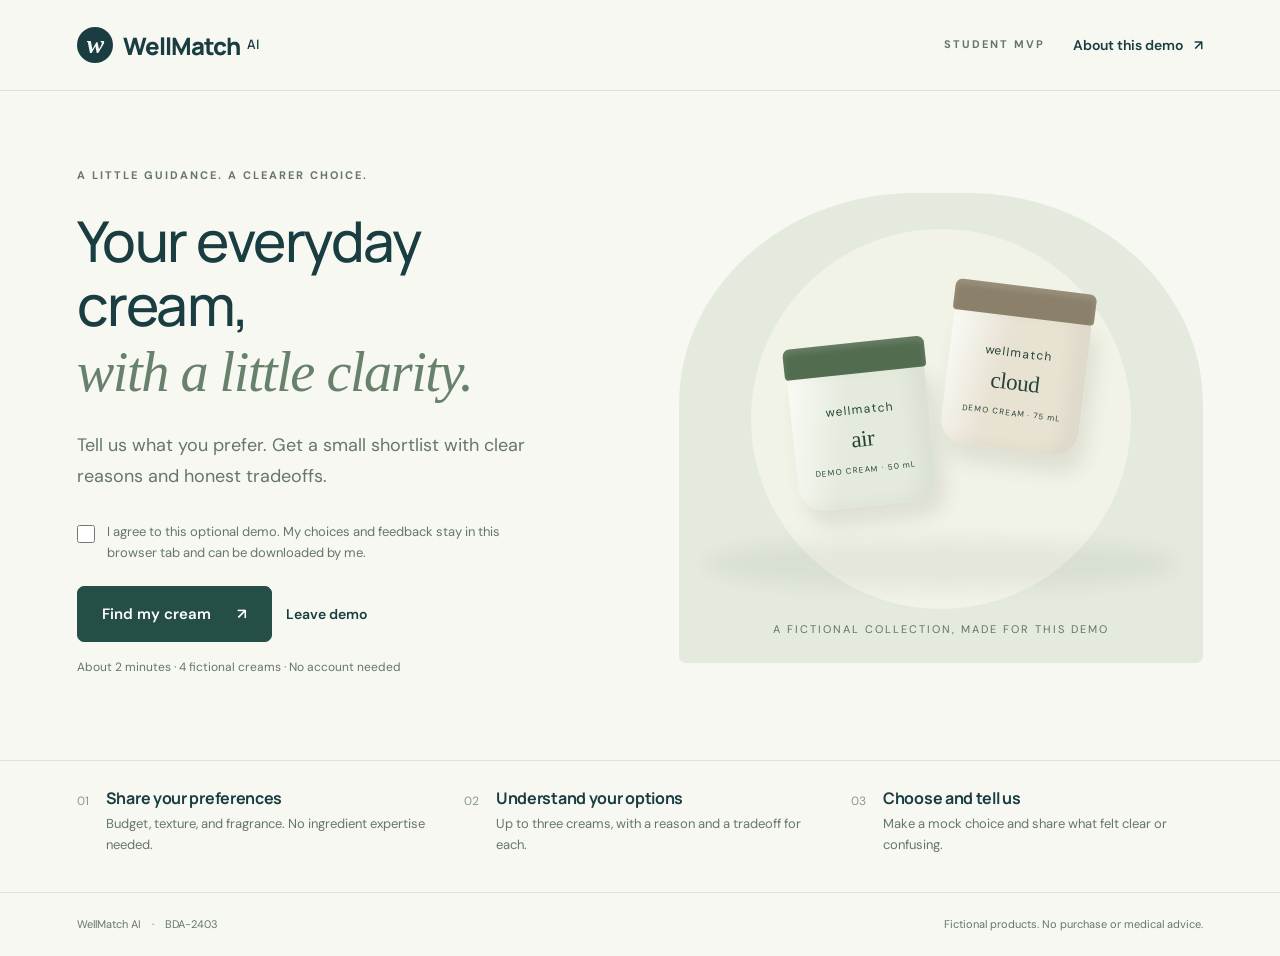
<file: index.html>
<!doctype html>
<html lang="en">
<head>
<meta charset="utf-8"><meta name="viewport" content="width=device-width,initial-scale=1">
<meta name="description" content="WellMatch AI student MVP. Find a fictional moisturizer using simple preferences and transparent matching rules.">
<title>WellMatch AI — Find your everyday cream</title>
<link rel="stylesheet" href="style.css"><script src="app.js" defer></script>
</head>
<body>
<header class="header"><a href="#" class="brand" aria-label="WellMatch AI home"><span class="brandmark">w</span>WellMatch<span>AI</span></a><div class="header-right"><span class="demo-label">STUDENT MVP</span><button class="text-button" id="about-button">About this demo <span aria-hidden="true">↗</span></button></div></header>
<main id="main" tabindex="-1"></main>
<footer><span>WellMatch AI <span class="footer-dot">·</span> BDA-2403</span><span>Fictional products. No purchase or medical advice.</span></footer>
<dialog id="about"><button class="dialog-close" aria-label="Close information">×</button><p class="eyebrow">ASSIGNMENT 5</p><h2>A small experiment in choosing well.</h2><p>This interactive prototype demonstrates a recommendation service for marketplaces. It uses four fictional moisturizers and fixed matching rules. The AI in our project name describes the proposed future service.</p><p>We filter by budget, texture, and fragrance preference, order eligible items by price, and show up to three. We never add an ineligible item to fill the list.</p><p>Our planned beta criterion is that at least 8 of 10 novice shoppers choose within three minutes and explain one matching reason and one limitation. No alpha or beta results are claimed here.</p><p>Feedback stays in this browser tab’s session storage. It is not sent to a research team. A session record can be downloaded after the walkthrough.</p><p class="small">Beksultan Amangeldy, Kirill Afanasyev, Baktybay Chekishev<br>Group BDA-2403</p></dialog>
<div id="toast" role="status" aria-live="polite"></div>
</body></html>
</file>
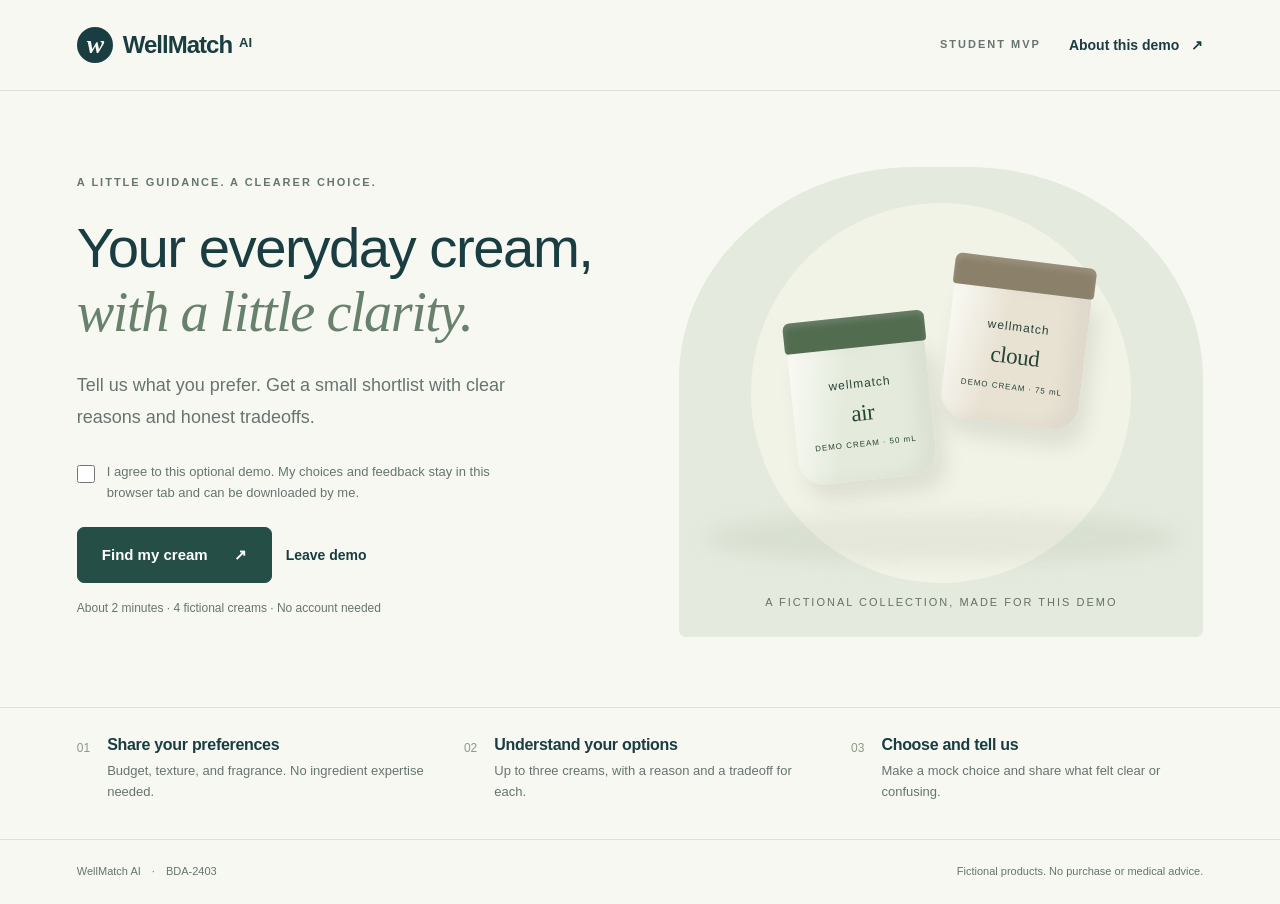
<file: WellMatch_AI_Prototype.html>
<!doctype html>
<html lang="en">
<head>
<meta charset="utf-8"><meta name="viewport" content="width=device-width,initial-scale=1">
<meta name="description" content="WellMatch AI student MVP. Find a fictional moisturizer using simple preferences and transparent matching rules.">
<title>WellMatch AI — Find your everyday cream</title>
<style>:root{--ink:#193d40;--muted:#667570;--sage:#e5ece5;--cream:#f7f8f2;--line:#dce2d9;--accent:#244e46;--white:#fff;--error:#a33c2d}*{box-sizing:border-box}body{margin:0;background:var(--cream);color:var(--ink);font-family:'DM Sans',Arial,sans-serif;font-size:16px;line-height:1.6}button,input,textarea{font:inherit}button,a,input,textarea{-webkit-tap-highlight-color:transparent}button{cursor:pointer}button:disabled{cursor:not-allowed;opacity:.55}a{color:inherit}button:focus-visible,a:focus-visible,input:focus-visible,textarea:focus-visible{outline:3px solid #b28a44;outline-offset:4px}.header{max-width:1440px;margin:auto;padding:27px 6%;display:flex;justify-content:space-between;align-items:center;border-bottom:1px solid var(--line)}.brand{font:800 24px Manrope,Arial,sans-serif;letter-spacing:-1px;display:flex;align-items:center;gap:7px;text-decoration:none}.brand>span:last-child{font-size:13px;letter-spacing:0;align-self:flex-start;margin-top:8px;font-weight:600}.brandmark{width:36px;height:36px;background:var(--ink);color:var(--cream);border-radius:50%;display:grid;place-items:center;font-size:26px;font-family:Georgia,serif;font-style:italic;margin-right:3px}.header-right{display:flex;gap:28px;align-items:center}.demo-label,.eyebrow{font-size:11px;letter-spacing:2px;font-weight:700}.demo-label{color:var(--muted)}.text-button{border:0;background:none;padding:6px 0;color:var(--ink);font-weight:600;font-size:14px}.text-button:hover{text-decoration:underline}.text-button span{margin-left:8px}main{max-width:1440px;margin:auto;min-height:calc(100vh - 180px);outline:none}h1,h2,h3{font-family:Manrope,Arial,sans-serif;line-height:1.15;letter-spacing:-1.5px;margin:0}h1{font-size:clamp(38px,4.4vw,64px);font-weight:500}h2{font-size:36px;font-weight:500}h3{font-size:22px;letter-spacing:-.6px}.eyebrow{color:var(--muted);margin:0 0 24px}.hero{padding:76px 6% 70px;display:grid;grid-template-columns:1fr 1fr;gap:7%;align-items:center}.hero h1{max-width:590px}.hero h1 em{font-family:Georgia,serif;font-weight:400;color:#68816d}.lead{font-size:18px;color:var(--muted);max-width:470px;margin:25px 0 29px;line-height:1.75}.consent{display:flex;gap:12px;align-items:flex-start;font-size:13px;color:var(--muted);max-width:450px;margin-bottom:23px}.consent input{width:18px;height:18px;flex-shrink:0;margin:3px 0;accent-color:var(--accent)}.primary,.secondary{padding:15px 24px;border-radius:7px;font-weight:600;border:1px solid var(--accent);font-size:15px;display:inline-flex;align-items:center;justify-content:center;gap:26px;min-height:52px}.primary{background:var(--accent);color:#fff}.primary:hover{background:#163c34}.secondary{background:transparent;color:var(--ink);border-color:#c7d1c7}.secondary:hover{background:var(--sage)}.button-row{display:flex;align-items:center;gap:14px;flex-wrap:wrap}.micro{font-size:12px;color:var(--muted);margin-top:16px}.hero-art{background:#e4eadd;border-radius:45% 45% 7px 7px;min-height:470px;position:relative;display:flex;align-items:center;justify-content:center;overflow:hidden}.hero-art:before{content:'';position:absolute;width:380px;height:380px;background:#f2f3e7;border-radius:50%;top:36px;left:calc(50% - 190px)}.hero-art:after{content:'';position:absolute;width:90%;height:50px;background:#97a68c24;border-radius:50%;bottom:74px;filter:blur(9px)}.art-jars{position:relative;display:flex;gap:20px;align-items:flex-end;z-index:1;transform:rotate(-6deg)}.art-jars .jar:nth-child(2){transform:translateY(-40px) rotate(13deg)}.jar{--jar:#dce6d9;--cap:#42634d;width:138px;height:139px;border-radius:11px 11px 25px 25px;position:relative;box-shadow:inset -15px 0 20px #0000000b,8px 16px 20px #2d42221c;background:linear-gradient(100deg,#fff9,var(--jar) 38%);display:flex;align-items:center;justify-content:center;text-align:center;padding-top:5px}.jar:before{content:'';position:absolute;top:-25px;width:calc(100% + 4px);left:-2px;height:31px;background:var(--cap);border-radius:7px 7px 4px 4px;box-shadow:inset 0 4px 7px #ffffff25}.jar-label{font-size:12px;line-height:1.25;letter-spacing:1px;color:#264337}.jar-label strong{font-family:Georgia,serif;font-size:23px;display:block;font-weight:400;letter-spacing:-.4px;margin:8px 0}.jar-label small{font-size:8px;letter-spacing:1px}.hero-art .art-caption{position:absolute;bottom:25px;font-size:11px;letter-spacing:2px;color:#657360;z-index:2}.how{border-top:1px solid var(--line);padding:28px 6% 36px;display:grid;grid-template-columns:repeat(3,1fr);gap:35px}.how div{display:flex;gap:17px;align-items:flex-start}.how span{font-size:12px;color:#8a9b86;margin-top:3px}.how h3{font-size:16px;letter-spacing:-.3px;margin-bottom:7px}.how p{font-size:13px;margin:0;color:var(--muted)}footer{max-width:1440px;margin:auto;padding:23px 6%;border-top:1px solid var(--line);display:flex;justify-content:space-between;gap:15px;font-size:11px;color:var(--muted)}.footer-dot{padding:0 8px}.flow-wrap{max-width:880px;margin:0 auto;padding:40px 35px 70px}.progress{display:flex;align-items:center;gap:10px;margin:3px 0 43px}.progress div{height:3px;background:#dde3d9;flex:1}.progress .done{background:#315a48}.step-label{font-size:12px;color:var(--muted);margin-bottom:14px}.flow-wrap h1,.results-wrap h1{font-size:42px;letter-spacing:-1.8px}.intro{color:var(--muted);margin:15px 0 35px;max-width:650px}.question{border:0;padding:27px 0 29px;border-bottom:1px solid var(--line);margin:0}.question legend{float:left;width:100%;font-weight:600;font-size:18px;margin-bottom:15px}.question:after{content:'';display:block;clear:both}.question .help{font-size:13px;color:var(--muted);margin:0 0 14px;clear:both}.budget-box{display:flex;width:180px;align-items:center;border:1px solid #c7d1c7;border-radius:6px;background:white;clear:both}.budget-box span{padding-left:18px;color:var(--muted)}.budget-box input{width:135px;padding:12px;border:0;background:transparent;color:var(--ink);font-size:20px;outline:none}.options{display:flex;gap:12px;flex-wrap:wrap;clear:both}.option{position:relative;display:flex;align-items:center;gap:10px;border:1px solid #ccd5c9;padding:13px 19px;border-radius:6px;cursor:pointer;background:#fff8;min-width:130px}.option:has(input:checked){border-color:var(--accent);background:#e7eee4;box-shadow:0 0 0 1px var(--accent)}.option input{accent-color:var(--accent);width:16px;height:16px;margin:0}.form-actions{display:flex;justify-content:space-between;align-items:center;gap:20px;margin-top:30px}.error{color:var(--error);font-size:14px}.results-wrap{padding:42px 6% 65px}.results-wrap .progress{max-width:350px;margin-bottom:30px}.result-top{display:flex;align-items:flex-end;justify-content:space-between;gap:25px}.result-top .intro{margin-bottom:0}.summary{display:flex;gap:20px;flex-wrap:wrap;color:var(--muted);font-size:13px;margin:28px 0 30px;padding:15px 0;border-top:1px solid var(--line);border-bottom:1px solid var(--line)}.summary strong{color:var(--ink);font-weight:500;margin-left:6px}.product-grid{display:grid;grid-template-columns:repeat(3,minmax(0,1fr));gap:24px}.product-grid.two{grid-template-columns:repeat(2,minmax(0,1fr));max-width:890px}.product-grid.one{grid-template-columns:minmax(0,430px)}.product{background:#fff;border:1px solid #e1e6dc;border-radius:9px;overflow:hidden}.product-art{height:210px;background:var(--bg,#edf0e7);display:flex;align-items:center;justify-content:center;padding-top:30px}.product-art .jar{transform:scale(.82)}.product-body{padding:25px}.product-head{display:flex;justify-content:space-between;gap:15px}.price{font-size:23px;font-weight:500;line-height:1.2}.product-meta{color:var(--muted);font-size:12px;margin:9px 0 24px}.why,.tradeoff{font-size:14px;line-height:1.65}.why strong,.tradeoff strong{display:block;font-size:11px;letter-spacing:1px;margin-bottom:5px}.why strong{color:#527354}.tradeoff{margin:17px 0 24px;padding-top:15px;border-top:1px solid var(--line);color:#687064}.tradeoff strong{color:#8f7856}.product .primary{width:100%;min-height:46px;padding:12px 15px}.result-note{color:var(--muted);font-size:12px;margin-top:27px;max-width:750px}.empty{max-width:650px;margin:50px auto;text-align:center;padding:50px 25px}.empty p{color:var(--muted);margin:20px 0 30px}.selected{display:flex;align-items:center;gap:18px;padding:20px 0;border-top:1px solid var(--line);border-bottom:1px solid var(--line);margin:28px 0}.selected-art{background:#e6ece0;width:90px;height:90px;border-radius:8px;display:flex;align-items:center;justify-content:center;overflow:hidden;flex-shrink:0}.selected-art .jar{transform:scale(.4);flex-shrink:0;margin-top:10px}.selected p{margin:5px 0;font-size:13px;color:var(--muted)}.feedback-form .question{padding-bottom:22px}.rating{display:flex;gap:10px;clear:both}.rating .option{min-width:54px;padding:12px 17px;justify-content:center}.rating input{position:absolute;opacity:0}.rating .option:has(input:focus-visible){outline:3px solid #b28a44;outline-offset:3px}.scale-labels{display:flex;justify-content:space-between;max-width:310px;font-size:11px;color:var(--muted);margin-top:7px}.question textarea{width:100%;min-height:95px;resize:vertical;padding:14px;border:1px solid #cbd5c7;border-radius:6px;background:#fff;color:var(--ink);clear:both;display:block}.question label.text-label{display:block;font-size:13px;color:var(--muted);margin-bottom:7px;clear:both}.success-icon{width:50px;height:50px;background:#e1ebdd;border-radius:50%;display:grid;place-items:center;margin:0 auto 25px;font-size:25px}.session-summary{margin:30px auto;text-align:left;background:#edf1e8;max-width:500px;padding:22px;border-radius:8px}.session-summary div{display:flex;justify-content:space-between;gap:20px;font-size:14px;padding:7px 0}.session-summary span{color:var(--muted)}dialog{width:min(650px,92vw);border:1px solid var(--line);border-radius:12px;padding:45px;color:var(--ink);background:var(--cream);max-height:90vh}dialog::backdrop{background:#13271f66;backdrop-filter:blur(4px)}dialog h2{font-size:30px}dialog p{font-size:14px;color:var(--muted)}.dialog-close{position:absolute;right:20px;top:10px;border:0;background:none;font-size:30px;color:var(--ink)}.small{font-size:12px!important}#toast{position:fixed;bottom:25px;left:50%;transform:translateX(-50%);background:var(--ink);color:white;padding:12px 22px;border-radius:8px;font-size:14px;opacity:0;pointer-events:none;transition:opacity .2s}#toast.visible{opacity:1}.fade-in{animation:appear .35s ease}@keyframes appear{from{opacity:0;transform:translateY(7px)}to{opacity:1;transform:translateY(0)}}@media(prefers-reduced-motion:reduce){*{animation:none!important;transition:none!important}}@media(max-width:900px){.hero{gap:4%;padding-top:50px}.hero-art{min-height:370px}.hero-art:before{width:280px;height:280px;left:calc(50% - 140px)}.art-jars{gap:10px;transform:scale(.8) rotate(-6deg)}.product-grid{grid-template-columns:repeat(2,minmax(0,1fr))}.product-grid.two{max-width:none}.result-top{align-items:flex-start}.flow-wrap h1,.results-wrap h1{font-size:36px}}@media(max-width:620px){.header{padding:20px 6%}.brand{font-size:20px}.brandmark{width:30px;height:30px;font-size:23px}.demo-label{display:none}.header-right{gap:0}.text-button{font-size:12px}.hero{grid-template-columns:1fr;padding-top:40px;gap:35px}.hero h1{font-size:43px}.lead{font-size:16px;margin-top:20px}.hero-art{min-height:335px}.hero-art:before{top:20px}.art-jars{transform:scale(.85) rotate(-6deg)}.hero-art:after{bottom:50px}.how{grid-template-columns:1fr;gap:25px}.how div{gap:20px}footer{flex-direction:column;gap:6px}.flow-wrap{padding:28px 6% 50px}.progress{margin-bottom:28px}.flow-wrap h1,.results-wrap h1{font-size:32px}.option{padding:12px 13px;min-width:0}.options{gap:8px}.form-actions{align-items:flex-start}.primary,.secondary{padding:13px 18px}.result-top{display:block}.result-top>.text-button{margin-top:20px}.results-wrap{padding-top:28px}.product-grid,.product-grid.two,.product-grid.one{grid-template-columns:1fr}.product-art{height:190px}.product-body{padding:22px}.summary{gap:10px 18px}.question legend{font-size:17px}.selected h3{font-size:19px}.empty{margin:20px auto;padding:30px 6%}.empty h2{font-size:30px}dialog{padding:35px 25px}}
</style>
</head>
<body>
<header class="header"><a href="#" class="brand" aria-label="WellMatch AI home"><span class="brandmark">w</span>WellMatch<span>AI</span></a><div class="header-right"><span class="demo-label">STUDENT MVP</span><button class="text-button" id="about-button">About this demo <span aria-hidden="true">↗</span></button></div></header>
<main id="main" tabindex="-1"></main>
<footer><span>WellMatch AI <span class="footer-dot">·</span> BDA-2403</span><span>Fictional products. No purchase or medical advice.</span></footer>
<dialog id="about"><button class="dialog-close" aria-label="Close information">×</button><p class="eyebrow">ASSIGNMENT 5</p><h2>A small experiment in choosing well.</h2><p>This interactive prototype demonstrates a recommendation service for marketplaces. It uses four fictional moisturizers and fixed matching rules. The AI in our project name describes the proposed future service.</p><p>We filter by budget, texture, and fragrance preference, order eligible items by price, and show up to three. We never add an ineligible item to fill the list.</p><p>Our planned beta criterion is that at least 8 of 10 novice shoppers choose within three minutes and explain one matching reason and one limitation. No alpha or beta results are claimed here.</p><p>Feedback stays in this browser tab’s session storage. It is not sent to a research team. A session record can be downloaded after the walkthrough.</p><p class="small">Beksultan Amangeldy, Kirill Afanasyev, Baktybay Chekishev<br>Group BDA-2403</p></dialog>
<div id="toast" role="status" aria-live="polite"></div>
<script>const products = [
  {id:'A',name:'Air Light Cream',short:'air',price:12,size:50,texture:'light',fragrance:'free',color:'#e4ebdc',cap:'#526c50',bg:'#edf0e5',limitation:'A smaller 50 mL pack than Dew. It may run out sooner with the same use.'},
  {id:'B',name:'Dew Daily Cream',short:'dew',price:18,size:100,texture:'light',fragrance:'free',color:'#dae5df',cap:'#4d6b64',bg:'#e7eeea',limitation:'A higher upfront price than Air, even though the pack is larger.'},
  {id:'C',name:'Cloud Rich Cream',short:'cloud',price:15,size:75,texture:'rich',fragrance:'free',color:'#e8e2d3',cap:'#8b816a',bg:'#f0ede4',limitation:'A rich texture. It may feel heavier if you prefer a lighter finish.'},
  {id:'D',name:'Bloom Soft Cream',short:'bloom',price:10,size:60,texture:'light',fragrance:'added',color:'#eadbd5',cap:'#9a786c',bg:'#f1e8e1',limitation:'Contains added fragrance. Excluded whenever you request fragrance-free products.'}
];
const main=document.querySelector('#main');
const state={screen:'entry',consent:false,prefs:{budget:'',texture:'',fragrance:''},selected:null,started:null,elapsed:null,rating:'',reason:'',limitation:'',comment:'',events:[],submitted:false,skipped:false};
const escapeHTML=(value)=>String(value).replace(/[&<>"']/g,c=>({'&':'&amp;','<':'&lt;','>':'&gt;','"':'&quot;',"'":'&#39;'}[c]));
function jar(p){return `<div class="jar" style="--jar:${p.color};--cap:${p.cap}" aria-hidden="true"><div class="jar-label">wellmatch<strong>${p.short}</strong><small>DEMO CREAM · ${p.size} mL</small></div></div>`;}
function log(action){state.events.push({action,at:new Date().toISOString()});}
function navigate(screen){state.screen=screen;render();main.focus({preventScroll:true});window.scrollTo({top:0,behavior:'instant'});}
function progress(step){return `<div class="progress" aria-label="Step ${step} of 4">${[1,2,3,4].map(i=>`<div class="${i<=step?'done':''}"></div>`).join('')}</div>`;}
function matches(p=state.prefs){return products.filter(x=>x.price<=Number(p.budget)&&(p.texture==='any'||x.texture===p.texture)&&(p.fragrance==='any'||x.fragrance==='free')).sort((a,b)=>a.price-b.price||a.id.localeCompare(b.id)).slice(0,3);}
function matchingReason(p){const reasons=[`Within your $${Number(state.prefs.budget)} budget`];if(state.prefs.texture!=='any')reasons.push(`${p.texture} texture as requested`);else reasons.push(`${p.texture} texture for comparison`);if(state.prefs.fragrance==='free')reasons.push('fragrance-free as requested');else reasons.push(p.fragrance==='free'?'no added fragrance':'added fragrance, which your preferences allow');return reasons.join('; ')+'.';}
function entry(){return `<section class="hero fade-in"><div><p class="eyebrow">A LITTLE GUIDANCE. A CLEARER CHOICE.</p><h1>Your everyday cream,<br><em>with a little clarity.</em></h1><p class="lead">Tell us what you prefer. Get a small shortlist with clear reasons and honest tradeoffs.</p><label class="consent"><input type="checkbox" id="consent" ${state.consent?'checked':''}><span>I agree to this optional demo. My choices and feedback stay in this browser tab and can be downloaded by me.</span></label><div class="button-row"><button class="primary" id="start">Find my cream <span aria-hidden="true">↗</span></button><button class="text-button" id="leave">Leave demo</button></div><p class="error" id="consent-error" role="alert"></p><p class="micro">About 2 minutes · 4 fictional creams · No account needed</p></div><div class="hero-art"><div class="art-jars">${jar(products[0])}${jar(products[2])}</div><span class="art-caption">A FICTIONAL COLLECTION, MADE FOR THIS DEMO</span></div></section><section class="how" aria-label="How it works"><div><span>01</span><article><h3>Share your preferences</h3><p>Budget, texture, and fragrance. No ingredient expertise needed.</p></article></div><div><span>02</span><article><h3>Understand your options</h3><p>Up to three creams, with a reason and a tradeoff for each.</p></article></div><div><span>03</span><article><h3>Choose and tell us</h3><p>Make a mock choice and share what felt clear or confusing.</p></article></div></section>`;}
function option(name,value,label){return `<label class="option"><input type="radio" name="${name}" value="${value}" ${state.prefs[name]===value?'checked':''} required><span>${label}</span></label>`;}
function preferences(){return `<section class="flow-wrap fade-in">${progress(2)}<p class="step-label">YOUR PREFERENCES</p><h1>What feels right for you?</h1><p class="intro">Three simple choices help narrow the collection. You can change your answers at any time.</p><form id="preferences"><fieldset class="question"><legend>1. What is your budget per cream?</legend><p class="help">Enter any amount in USD. The fictional collection ranges from $10 to $18.</p><label class="budget-box"><span>$</span><input id="budget" aria-label="Maximum budget in US dollars" type="number" inputmode="decimal" min="1" max="1000" step="0.01" placeholder="20" value="${escapeHTML(state.prefs.budget)}" required></label></fieldset><fieldset class="question"><legend>2. Which texture do you prefer?</legend><p class="help">Choose a finish you like. You do not need to know your skin type.</p><div class="options">${option('texture','light','Light')}${option('texture','rich','Rich')}${option('texture','any','No preference')}</div></fieldset><fieldset class="question"><legend>3. Would you like fragrance-free?</legend><p class="help">We will exclude added fragrance if you choose yes.</p><div class="options">${option('fragrance','free','Yes, fragrance-free')}${option('fragrance','any','No preference')}</div></fieldset><div class="form-actions"><button type="button" class="text-button" id="back-entry">← Back</button><button class="primary" type="submit">Show my matches <span aria-hidden="true">↗</span></button></div></form></section>`;}
function results(){const found=matches();return `<section class="results-wrap fade-in">${progress(3)}<div class="result-top"><div><p class="step-label">YOUR SHORTLIST</p><h1>${found.length?`${found.length} ${found.length===1?'cream':'creams'} that fit your preferences.`:'No match within these preferences.'}</h1><p class="intro">${found.length?'A small comparison, with the details that matter for your choice.':'We will not add a cream that falls outside your answers.'}</p></div><button class="text-button" id="change">Change answers ↗</button></div><div class="summary"><span>Budget<strong>Up to $${Number(state.prefs.budget)}</strong></span><span>Texture<strong>${state.prefs.texture==='any'?'No preference':state.prefs.texture==='light'?'Light':'Rich'}</strong></span><span>Fragrance<strong>${state.prefs.fragrance==='free'?'Fragrance-free':'No preference'}</strong></span></div>${found.length?`<div class="product-grid ${found.length===2?'two':found.length===1?'one':''}">${found.map(p=>`<article class="product"><div class="product-art" style="--bg:${p.bg}">${jar(p)}</div><div class="product-body"><div class="product-head"><h3>${p.name}</h3><span class="price">$${p.price}</span></div><p class="product-meta">${p.size} mL · ${p.texture==='light'?'Light':'Rich'} texture · ${p.fragrance==='free'?'Fragrance-free':'Added fragrance'}</p><div class="why"><strong>WHY IT MATCHES</strong>${matchingReason(p)}</div><div class="tradeoff"><strong>A TRADEOFF TO KNOW</strong>${p.limitation}</div><button class="primary select" data-id="${p.id}">Choose ${p.short} <span aria-hidden="true">↗</span></button></div></article>`).join('')}</div><p class="result-note">All products and prices are fictional. This is a preference match, not an assessment of skin compatibility. No order will be placed.</p>`:`<div class="empty"><h2>A different budget or texture may help.</h2><p>Try a budget of at least $12 with light texture and fragrance-free, or $15 with rich texture and fragrance-free. Change preferences only if they still reflect what you want.</p><div class="button-row" style="justify-content:center"><button class="primary" id="revise">Change answers</button><button class="secondary" id="end-empty">End session</button></div></div>`}</section>`;}
function feedback(){const p=products.find(x=>x.id===state.selected);return `<section class="flow-wrap fade-in">${progress(4)}<p class="step-label">YOUR MOCK CHOICE</p><h1>A choice you can explain.</h1><p class="intro">You chose ${p.name}. No order has been placed. Tell us what helped and what could be clearer.</p><div class="selected"><div class="selected-art">${jar(p)}</div><div><h3>${p.name}</h3><p>$${p.price} · ${p.size} mL · ${p.texture} texture</p><button class="text-button" id="back-results">Compare again</button></div></div><form id="feedback" class="feedback-form"><fieldset class="question"><legend>How clear was the recommendation?</legend><div class="rating">${[1,2,3,4,5].map(n=>`<label class="option"><input type="radio" name="rating" value="${n}" ${state.rating===String(n)?'checked':''} required><span>${n}</span></label>`).join('')}</div><div class="scale-labels"><span>Not clear</span><span>Very clear</span></div></fieldset><fieldset class="question"><legend>What informed your choice?</legend><label class="text-label" for="reason">One reason it matches your preferences</label><textarea id="reason" maxlength="1000" required placeholder="For example, it fits my budget…">${escapeHTML(state.reason)}</textarea><label class="text-label" for="limitation" style="margin-top:14px">One limitation or tradeoff</label><textarea id="limitation" maxlength="1000" required placeholder="For example, the pack is smaller…">${escapeHTML(state.limitation)}</textarea></fieldset><fieldset class="question"><legend>Anything confusing? <span class="small">Optional</span></legend><textarea id="comment" aria-label="Optional comment about confusion" maxlength="2000" placeholder="Tell us what you would change…">${escapeHTML(state.comment)}</textarea></fieldset><p class="small" style="color:var(--muted)">Feedback stays in this browser tab. No feedback is sent to the team. Please do not include health or personal details.</p><div class="form-actions"><button class="text-button" id="skip" type="button">Skip feedback</button><button class="primary" type="submit">Save feedback <span aria-hidden="true">↗</span></button></div></form></section>`;}
function completion(){const p=products.find(x=>x.id===state.selected);return `<section class="flow-wrap fade-in"><div class="empty"><div class="success-icon" aria-hidden="true">✓</div><p class="eyebrow">WALKTHROUGH COMPLETE</p><h2>${state.submitted?'Thank you for sharing.':'Thanks for trying WellMatch.'}</h2><p>${state.submitted?'Your feedback is saved in this browser tab. You can download this session record for a demonstration or discussion.':'You can download a record of this walkthrough or try a different set of preferences.'}</p><div class="session-summary"><div><span>Mock choice</span><strong>${p?p.name:'No selection'}</strong></div><div><span>Time to selection</span><strong>${state.elapsed===null?'No selection':formatTime(state.elapsed)}</strong></div><div><span>Clarity rating</span><strong>${state.submitted?state.rating+' / 5':'Skipped'}</strong></div></div><p class="small">This is one demonstration session. It does not establish alpha or beta success. Comprehension requires a researcher’s review.</p><div class="button-row" style="justify-content:center"><button class="primary" id="restart">Try again <span aria-hidden="true">↗</span></button><button class="secondary" id="download">Download session</button></div><button class="text-button" id="clear" style="margin-top:22px">Clear this session’s saved data</button></div></section>`;}
function formatTime(ms){const sec=Math.round(ms/1000);return `${Math.floor(sec/60)}m ${String(sec%60).padStart(2,'0')}s`;}
function snapshot(){return {prototype:'WellMatch AI MVP',fictionalProducts:true,testStatus:'Demonstration only. No alpha/beta result.',recordedAt:new Date().toISOString(),preferences:state.prefs,selectedProduct:products.find(x=>x.id===state.selected)||null,timeToSelectionMs:state.elapsed,feedback:state.submitted?{clarity:Number(state.rating),reason:state.reason,limitation:state.limitation,comment:state.comment}:null,feedbackSkipped:state.skipped,comprehension:'Requires human assessment',events:state.events};}
function save(){try{sessionStorage.setItem('wellmatch-demo-session',JSON.stringify(snapshot()));return true;}catch{return false;}}
function reset(){Object.assign(state,{screen:'entry',consent:false,prefs:{budget:'',texture:'',fragrance:''},selected:null,started:null,elapsed:null,rating:'',reason:'',limitation:'',comment:'',events:[],submitted:false,skipped:false});navigate('entry');}
function persistFeedbackDraft(){state.rating=document.querySelector('input[name="rating"]:checked')?.value||'';state.reason=document.querySelector('#reason').value.trim();state.limitation=document.querySelector('#limitation').value.trim();state.comment=document.querySelector('#comment').value.trim();}
function on(id,fn){document.getElementById(id)?.addEventListener('click',fn);}
function toast(message){const el=document.querySelector('#toast');el.textContent=message;el.classList.add('visible');setTimeout(()=>el.classList.remove('visible'),3000);}
function render(){main.innerHTML=state.screen==='entry'?entry():state.screen==='preferences'?preferences():state.screen==='results'?results():state.screen==='feedback'?feedback():state.screen==='complete'?completion():`<section class="empty"><h2>You have left the demo.</h2><p>You can begin a new walkthrough whenever you like.</p><button class="primary" id="restart">Back to start</button></section>`;
on('start',()=>{state.consent=document.querySelector('#consent').checked;if(!state.consent){document.querySelector('#consent-error').textContent='Please agree to the optional demo before starting.';document.querySelector('#consent').focus();return;}state.started=performance.now();log('start_after_consent');navigate('preferences');});
on('leave',()=>navigate('left'));on('back-entry',()=>navigate('entry'));
document.querySelector('#consent')?.addEventListener('change',e=>{state.consent=e.target.checked;document.querySelector('#consent-error').textContent='';});
const form=document.querySelector('#preferences');form?.addEventListener('input',()=>{state.prefs={budget:document.querySelector('#budget').value,texture:form.querySelector('[name="texture"]:checked')?.value||'',fragrance:form.querySelector('[name="fragrance"]:checked')?.value||''};});
form?.addEventListener('submit',e=>{e.preventDefault();state.prefs={budget:document.querySelector('#budget').value,texture:form.querySelector('[name="texture"]:checked').value,fragrance:form.querySelector('[name="fragrance"]:checked').value};log('matches_requested');navigate('results');});
on('change',()=>{log('change_preferences');navigate('preferences');});on('revise',()=>{log('no_match_revise');navigate('preferences');});on('end-empty',()=>{state.skipped=true;log('end_without_selection');save();navigate('complete');});
document.querySelectorAll('.select').forEach(el=>el.addEventListener('click',()=>{state.selected=el.dataset.id;state.elapsed=performance.now()-state.started;state.submitted=false;state.skipped=false;log('select_'+state.selected);navigate('feedback');}));
on('back-results',()=>{persistFeedbackDraft();log('compare_again');navigate('results');});
document.querySelector('#feedback')?.addEventListener('submit',e=>{e.preventDefault();persistFeedbackDraft();if(!state.reason||!state.limitation){const field=document.querySelector(!state.reason?'#reason':'#limitation');field.setCustomValidity('Please describe your answer using words, rather than spaces.');field.reportValidity();field.addEventListener('input',()=>field.setCustomValidity(''),{once:true});return;}state.submitted=true;log('save_feedback');const stored=save();navigate('complete');if(!stored)toast('Browser storage unavailable. You can still download this session.');});
on('skip',()=>{persistFeedbackDraft();state.skipped=true;state.submitted=false;log('skip_feedback');save();navigate('complete');});on('restart',reset);
on('download',()=>{const blob=new Blob([JSON.stringify(snapshot(),null,2)],{type:'application/json'});const a=document.createElement('a');a.href=URL.createObjectURL(blob);a.download='wellmatch-demo-session.json';a.click();setTimeout(()=>URL.revokeObjectURL(a.href),1000);});
on('clear',()=>{try{sessionStorage.removeItem('wellmatch-demo-session');}catch{}reset();toast('Saved session data cleared.');});}
document.querySelector('.brand').addEventListener('click',e=>{e.preventDefault();reset();});
document.querySelector('#about-button').addEventListener('click',()=>document.querySelector('#about').showModal());
document.querySelector('.dialog-close').addEventListener('click',()=>document.querySelector('#about').close());
render();
</script></body></html>
</file>
<file: style.css>
@import url('https://fonts.googleapis.com/css2?family=DM+Sans:wght@400;500;600;700&family=Manrope:wght@400;500;600;700;800&display=swap');
:root{--ink:#193d40;--muted:#667570;--sage:#e5ece5;--cream:#f7f8f2;--line:#dce2d9;--accent:#244e46;--white:#fff;--error:#a33c2d}*{box-sizing:border-box}body{margin:0;background:var(--cream);color:var(--ink);font-family:'DM Sans',Arial,sans-serif;font-size:16px;line-height:1.6}button,input,textarea{font:inherit}button,a,input,textarea{-webkit-tap-highlight-color:transparent}button{cursor:pointer}button:disabled{cursor:not-allowed;opacity:.55}a{color:inherit}button:focus-visible,a:focus-visible,input:focus-visible,textarea:focus-visible{outline:3px solid #b28a44;outline-offset:4px}.header{max-width:1440px;margin:auto;padding:27px 6%;display:flex;justify-content:space-between;align-items:center;border-bottom:1px solid var(--line)}.brand{font:800 24px Manrope,Arial,sans-serif;letter-spacing:-1px;display:flex;align-items:center;gap:7px;text-decoration:none}.brand>span:last-child{font-size:13px;letter-spacing:0;align-self:flex-start;margin-top:8px;font-weight:600}.brandmark{width:36px;height:36px;background:var(--ink);color:var(--cream);border-radius:50%;display:grid;place-items:center;font-size:26px;font-family:Georgia,serif;font-style:italic;margin-right:3px}.header-right{display:flex;gap:28px;align-items:center}.demo-label,.eyebrow{font-size:11px;letter-spacing:2px;font-weight:700}.demo-label{color:var(--muted)}.text-button{border:0;background:none;padding:6px 0;color:var(--ink);font-weight:600;font-size:14px}.text-button:hover{text-decoration:underline}.text-button span{margin-left:8px}main{max-width:1440px;margin:auto;min-height:calc(100vh - 180px);outline:none}h1,h2,h3{font-family:Manrope,Arial,sans-serif;line-height:1.15;letter-spacing:-1.5px;margin:0}h1{font-size:clamp(38px,4.4vw,64px);font-weight:500}h2{font-size:36px;font-weight:500}h3{font-size:22px;letter-spacing:-.6px}.eyebrow{color:var(--muted);margin:0 0 24px}.hero{padding:76px 6% 70px;display:grid;grid-template-columns:1fr 1fr;gap:7%;align-items:center}.hero h1{max-width:590px}.hero h1 em{font-family:Georgia,serif;font-weight:400;color:#68816d}.lead{font-size:18px;color:var(--muted);max-width:470px;margin:25px 0 29px;line-height:1.75}.consent{display:flex;gap:12px;align-items:flex-start;font-size:13px;color:var(--muted);max-width:450px;margin-bottom:23px}.consent input{width:18px;height:18px;flex-shrink:0;margin:3px 0;accent-color:var(--accent)}.primary,.secondary{padding:15px 24px;border-radius:7px;font-weight:600;border:1px solid var(--accent);font-size:15px;display:inline-flex;align-items:center;justify-content:center;gap:26px;min-height:52px}.primary{background:var(--accent);color:#fff}.primary:hover{background:#163c34}.secondary{background:transparent;color:var(--ink);border-color:#c7d1c7}.secondary:hover{background:var(--sage)}.button-row{display:flex;align-items:center;gap:14px;flex-wrap:wrap}.micro{font-size:12px;color:var(--muted);margin-top:16px}.hero-art{background:#e4eadd;border-radius:45% 45% 7px 7px;min-height:470px;position:relative;display:flex;align-items:center;justify-content:center;overflow:hidden}.hero-art:before{content:'';position:absolute;width:380px;height:380px;background:#f2f3e7;border-radius:50%;top:36px;left:calc(50% - 190px)}.hero-art:after{content:'';position:absolute;width:90%;height:50px;background:#97a68c24;border-radius:50%;bottom:74px;filter:blur(9px)}.art-jars{position:relative;display:flex;gap:20px;align-items:flex-end;z-index:1;transform:rotate(-6deg)}.art-jars .jar:nth-child(2){transform:translateY(-40px) rotate(13deg)}.jar{--jar:#dce6d9;--cap:#42634d;width:138px;height:139px;border-radius:11px 11px 25px 25px;position:relative;box-shadow:inset -15px 0 20px #0000000b,8px 16px 20px #2d42221c;background:linear-gradient(100deg,#fff9,var(--jar) 38%);display:flex;align-items:center;justify-content:center;text-align:center;padding-top:5px}.jar:before{content:'';position:absolute;top:-25px;width:calc(100% + 4px);left:-2px;height:31px;background:var(--cap);border-radius:7px 7px 4px 4px;box-shadow:inset 0 4px 7px #ffffff25}.jar-label{font-size:12px;line-height:1.25;letter-spacing:1px;color:#264337}.jar-label strong{font-family:Georgia,serif;font-size:23px;display:block;font-weight:400;letter-spacing:-.4px;margin:8px 0}.jar-label small{font-size:8px;letter-spacing:1px}.hero-art .art-caption{position:absolute;bottom:25px;font-size:11px;letter-spacing:2px;color:#657360;z-index:2}.how{border-top:1px solid var(--line);padding:28px 6% 36px;display:grid;grid-template-columns:repeat(3,1fr);gap:35px}.how div{display:flex;gap:17px;align-items:flex-start}.how span{font-size:12px;color:#8a9b86;margin-top:3px}.how h3{font-size:16px;letter-spacing:-.3px;margin-bottom:7px}.how p{font-size:13px;margin:0;color:var(--muted)}footer{max-width:1440px;margin:auto;padding:23px 6%;border-top:1px solid var(--line);display:flex;justify-content:space-between;gap:15px;font-size:11px;color:var(--muted)}.footer-dot{padding:0 8px}.flow-wrap{max-width:880px;margin:0 auto;padding:40px 35px 70px}.progress{display:flex;align-items:center;gap:10px;margin:3px 0 43px}.progress div{height:3px;background:#dde3d9;flex:1}.progress .done{background:#315a48}.step-label{font-size:12px;color:var(--muted);margin-bottom:14px}.flow-wrap h1,.results-wrap h1{font-size:42px;letter-spacing:-1.8px}.intro{color:var(--muted);margin:15px 0 35px;max-width:650px}.question{border:0;padding:27px 0 29px;border-bottom:1px solid var(--line);margin:0}.question legend{float:left;width:100%;font-weight:600;font-size:18px;margin-bottom:15px}.question:after{content:'';display:block;clear:both}.question .help{font-size:13px;color:var(--muted);margin:0 0 14px;clear:both}.budget-box{display:flex;width:180px;align-items:center;border:1px solid #c7d1c7;border-radius:6px;background:white;clear:both}.budget-box span{padding-left:18px;color:var(--muted)}.budget-box input{width:135px;padding:12px;border:0;background:transparent;color:var(--ink);font-size:20px;outline:none}.options{display:flex;gap:12px;flex-wrap:wrap;clear:both}.option{position:relative;display:flex;align-items:center;gap:10px;border:1px solid #ccd5c9;padding:13px 19px;border-radius:6px;cursor:pointer;background:#fff8;min-width:130px}.option:has(input:checked){border-color:var(--accent);background:#e7eee4;box-shadow:0 0 0 1px var(--accent)}.option input{accent-color:var(--accent);width:16px;height:16px;margin:0}.form-actions{display:flex;justify-content:space-between;align-items:center;gap:20px;margin-top:30px}.error{color:var(--error);font-size:14px}.results-wrap{padding:42px 6% 65px}.results-wrap .progress{max-width:350px;margin-bottom:30px}.result-top{display:flex;align-items:flex-end;justify-content:space-between;gap:25px}.result-top .intro{margin-bottom:0}.summary{display:flex;gap:20px;flex-wrap:wrap;color:var(--muted);font-size:13px;margin:28px 0 30px;padding:15px 0;border-top:1px solid var(--line);border-bottom:1px solid var(--line)}.summary strong{color:var(--ink);font-weight:500;margin-left:6px}.product-grid{display:grid;grid-template-columns:repeat(3,minmax(0,1fr));gap:24px}.product-grid.two{grid-template-columns:repeat(2,minmax(0,1fr));max-width:890px}.product-grid.one{grid-template-columns:minmax(0,430px)}.product{background:#fff;border:1px solid #e1e6dc;border-radius:9px;overflow:hidden}.product-art{height:210px;background:var(--bg,#edf0e7);display:flex;align-items:center;justify-content:center;padding-top:30px}.product-art .jar{transform:scale(.82)}.product-body{padding:25px}.product-head{display:flex;justify-content:space-between;gap:15px}.price{font-size:23px;font-weight:500;line-height:1.2}.product-meta{color:var(--muted);font-size:12px;margin:9px 0 24px}.why,.tradeoff{font-size:14px;line-height:1.65}.why strong,.tradeoff strong{display:block;font-size:11px;letter-spacing:1px;margin-bottom:5px}.why strong{color:#527354}.tradeoff{margin:17px 0 24px;padding-top:15px;border-top:1px solid var(--line);color:#687064}.tradeoff strong{color:#8f7856}.product .primary{width:100%;min-height:46px;padding:12px 15px}.result-note{color:var(--muted);font-size:12px;margin-top:27px;max-width:750px}.empty{max-width:650px;margin:50px auto;text-align:center;padding:50px 25px}.empty p{color:var(--muted);margin:20px 0 30px}.selected{display:flex;align-items:center;gap:18px;padding:20px 0;border-top:1px solid var(--line);border-bottom:1px solid var(--line);margin:28px 0}.selected-art{background:#e6ece0;width:90px;height:90px;border-radius:8px;display:flex;align-items:center;justify-content:center;overflow:hidden;flex-shrink:0}.selected-art .jar{transform:scale(.4);flex-shrink:0;margin-top:10px}.selected p{margin:5px 0;font-size:13px;color:var(--muted)}.feedback-form .question{padding-bottom:22px}.rating{display:flex;gap:10px;clear:both}.rating .option{min-width:54px;padding:12px 17px;justify-content:center}.rating input{position:absolute;opacity:0}.rating .option:has(input:focus-visible){outline:3px solid #b28a44;outline-offset:3px}.scale-labels{display:flex;justify-content:space-between;max-width:310px;font-size:11px;color:var(--muted);margin-top:7px}.question textarea{width:100%;min-height:95px;resize:vertical;padding:14px;border:1px solid #cbd5c7;border-radius:6px;background:#fff;color:var(--ink);clear:both;display:block}.question label.text-label{display:block;font-size:13px;color:var(--muted);margin-bottom:7px;clear:both}.success-icon{width:50px;height:50px;background:#e1ebdd;border-radius:50%;display:grid;place-items:center;margin:0 auto 25px;font-size:25px}.session-summary{margin:30px auto;text-align:left;background:#edf1e8;max-width:500px;padding:22px;border-radius:8px}.session-summary div{display:flex;justify-content:space-between;gap:20px;font-size:14px;padding:7px 0}.session-summary span{color:var(--muted)}dialog{width:min(650px,92vw);border:1px solid var(--line);border-radius:12px;padding:45px;color:var(--ink);background:var(--cream);max-height:90vh}dialog::backdrop{background:#13271f66;backdrop-filter:blur(4px)}dialog h2{font-size:30px}dialog p{font-size:14px;color:var(--muted)}.dialog-close{position:absolute;right:20px;top:10px;border:0;background:none;font-size:30px;color:var(--ink)}.small{font-size:12px!important}#toast{position:fixed;bottom:25px;left:50%;transform:translateX(-50%);background:var(--ink);color:white;padding:12px 22px;border-radius:8px;font-size:14px;opacity:0;pointer-events:none;transition:opacity .2s}#toast.visible{opacity:1}.fade-in{animation:appear .35s ease}@keyframes appear{from{opacity:0;transform:translateY(7px)}to{opacity:1;transform:translateY(0)}}@media(prefers-reduced-motion:reduce){*{animation:none!important;transition:none!important}}@media(max-width:900px){.hero{gap:4%;padding-top:50px}.hero-art{min-height:370px}.hero-art:before{width:280px;height:280px;left:calc(50% - 140px)}.art-jars{gap:10px;transform:scale(.8) rotate(-6deg)}.product-grid{grid-template-columns:repeat(2,minmax(0,1fr))}.product-grid.two{max-width:none}.result-top{align-items:flex-start}.flow-wrap h1,.results-wrap h1{font-size:36px}}@media(max-width:620px){.header{padding:20px 6%}.brand{font-size:20px}.brandmark{width:30px;height:30px;font-size:23px}.demo-label{display:none}.header-right{gap:0}.text-button{font-size:12px}.hero{grid-template-columns:1fr;padding-top:40px;gap:35px}.hero h1{font-size:43px}.lead{font-size:16px;margin-top:20px}.hero-art{min-height:335px}.hero-art:before{top:20px}.art-jars{transform:scale(.85) rotate(-6deg)}.hero-art:after{bottom:50px}.how{grid-template-columns:1fr;gap:25px}.how div{gap:20px}footer{flex-direction:column;gap:6px}.flow-wrap{padding:28px 6% 50px}.progress{margin-bottom:28px}.flow-wrap h1,.results-wrap h1{font-size:32px}.option{padding:12px 13px;min-width:0}.options{gap:8px}.form-actions{align-items:flex-start}.primary,.secondary{padding:13px 18px}.result-top{display:block}.result-top>.text-button{margin-top:20px}.results-wrap{padding-top:28px}.product-grid,.product-grid.two,.product-grid.one{grid-template-columns:1fr}.product-art{height:190px}.product-body{padding:22px}.summary{gap:10px 18px}.question legend{font-size:17px}.selected h3{font-size:19px}.empty{margin:20px auto;padding:30px 6%}.empty h2{font-size:30px}dialog{padding:35px 25px}}
</file>
